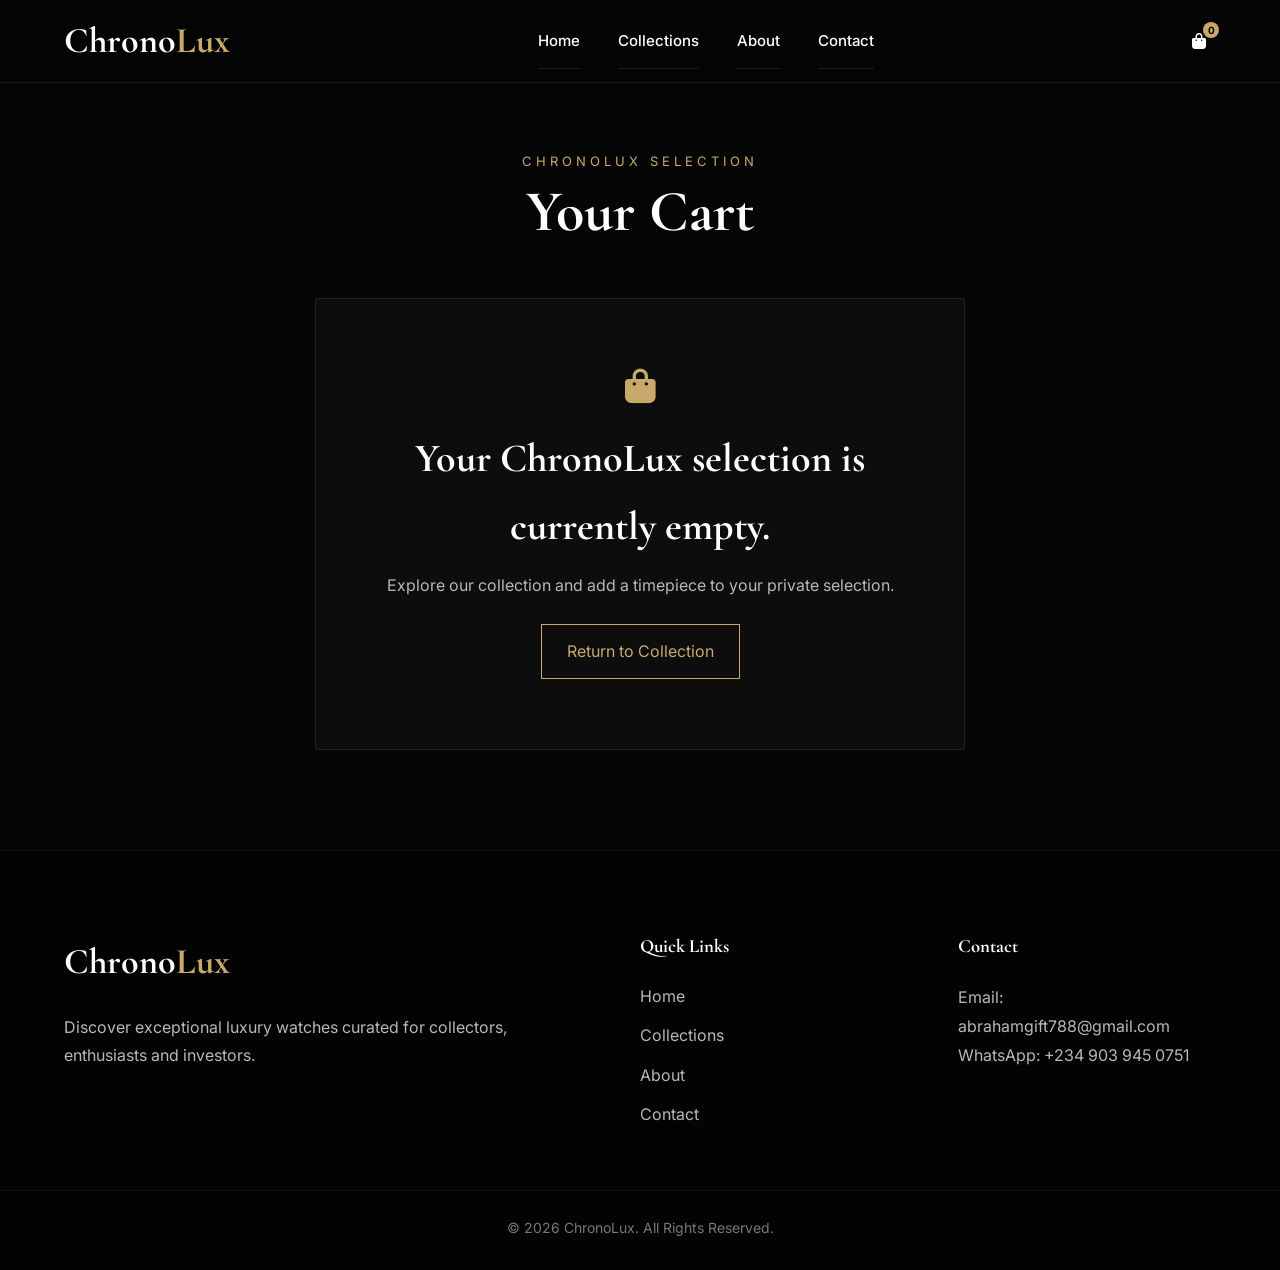
<file: cart.html>
<!DOCTYPE html>
<html lang="en">
<head>
<meta charset="UTF-8">
    <link rel="icon" type="image/svg+xml" href="images/chronolux-favicon.svg?v=2">
<meta name="viewport" content="width=device-width, initial-scale=1.0">
<title>Your Cart | ChronoLux</title>
<meta name="description" content="Review your selected ChronoLux luxury watches before checkout.">
<link rel="preconnect" href="https://fonts.googleapis.com">
<link rel="preconnect" href="https://fonts.gstatic.com" crossorigin>
<link href="https://fonts.googleapis.com/css2?family=Cormorant+Garamond:wght@500;600;700&family=Inter:wght@300;400;500;600;700&display=swap" rel="stylesheet">
<link rel="stylesheet" href="https://cdnjs.cloudflare.com/ajax/libs/font-awesome/6.6.0/css/all.min.css">
<link rel="stylesheet" href="css/style.css">
<link rel="stylesheet" href="css/responsive.css">
<style>
/* =========================================================
   CHRONOLUX CART — PHASE 13
   Responsive cart presentation only.
   Preserves the existing ChronoLux typography, palette,
   spacing language, card treatment and button styling.
   ========================================================= */

.cart-page{
    padding:150px 0 100px;
    min-height:75vh;
}

.cart-page-header{
    text-align:center;
    margin-bottom:55px;
}

.cart-page-header span{
    display:block;
    color:var(--gold);
    letter-spacing:4px;
    font-size:13px;
    text-transform:uppercase;
    margin-bottom:10px;
}

.cart-page-header h1{
    font-family:'Cormorant Garamond',serif;
    font-size:58px;
    line-height:1.05;
}

.cart-layout{
    display:grid;
    grid-template-columns:minmax(0,1fr) 360px;
    gap:50px;
    align-items:start;
}

.cart-items{
    display:flex;
    flex-direction:column;
    gap:18px;
    min-width:0;
}

.cart-item{
    display:grid;
    grid-template-columns:120px minmax(0,1fr) auto;
    gap:24px;
    align-items:center;
    min-width:0;
    padding:22px;
    background:#0d0d0d;
    border:1px solid rgba(255,255,255,.08);
    box-sizing:border-box;
}

.cart-item-image{
    width:120px;
    height:120px;
    background:#111;
    display:flex;
    align-items:center;
    justify-content:center;
    flex-shrink:0;
    overflow:hidden;
}

.cart-item-image img{
    width:100%;
    height:100%;
    object-fit:contain;
    padding:10px;
    box-sizing:border-box;
}

.cart-item-details{
    min-width:0;
}

.cart-item-brand{
    display:block;
    color:var(--gold);
    font-size:12px;
    letter-spacing:2px;
    text-transform:uppercase;
    margin-bottom:5px;
}

.cart-item-model{
    font-family:'Cormorant Garamond',serif;
    font-size:27px;
    line-height:1.15;
    margin-bottom:10px;
    overflow-wrap:anywhere;
}

.cart-item-price{
    color:var(--gray);
    font-size:14px;
}

.cart-item-meta{
    display:flex;
    align-items:center;
    gap:25px;
    margin-top:15px;
}

.cart-quantity{
    display:flex;
    align-items:center;
    gap:10px;
    color:var(--gray);
    font-size:14px;
}

.cart-quantity button{
    width:30px;
    height:30px;
    border:1px solid rgba(200,169,106,.45);
    background:transparent;
    color:var(--gold);
    cursor:pointer;
    flex-shrink:0;
}

.cart-quantity button:hover,
.cart-quantity button:focus-visible{
    background:var(--gold);
    color:#000;
}

.cart-item-subtotal{
    text-align:right;
    white-space:nowrap;
    min-width:105px;
}

.cart-item-subtotal span{
    display:block;
    color:var(--gray);
    font-size:12px;
    text-transform:uppercase;
    letter-spacing:1px;
    margin-bottom:4px;
}

.cart-item-subtotal strong{
    font-size:18px;
}

.cart-remove{
    display:block;
    margin:14px 0 0 auto;
    background:none;
    border:0;
    color:#999;
    cursor:pointer;
    text-decoration:underline;
    font:inherit;
}

.cart-remove:hover,
.cart-remove:focus-visible{
    color:var(--gold);
}

.cart-summary{
    background:#0d0d0d;
    border:1px solid rgba(200,169,106,.25);
    padding:32px;
    position:sticky;
    top:110px;
    box-sizing:border-box;
}

.cart-summary h2{
    font-family:'Cormorant Garamond',serif;
    font-size:32px;
    margin-bottom:25px;
}

.cart-summary-row{
    display:flex;
    justify-content:space-between;
    align-items:flex-start;
    gap:20px;
    color:var(--gray);
    padding:12px 0;
}

.cart-summary-row strong{
    color:#fff;
    text-align:right;
}

.cart-summary-total{
    border-top:1px solid rgba(255,255,255,.1);
    margin-top:8px;
    padding-top:20px;
    color:#fff;
    font-size:20px;
}

.cart-summary-total strong{
    color:var(--gold);
}

.cart-summary-note{
    margin-top:3px;
    color:#888;
    font-size:12px;
    line-height:1.5;
}

.cart-checkout-btn{
    display:block;
    width:100%;
    text-align:center;
    margin-top:25px;
    padding:15px 20px;
    background:var(--gold);
    color:#000;
    font-weight:600;
    box-sizing:border-box;
    transition:opacity .25s ease,transform .25s ease;
}

.cart-checkout-btn:hover,
.cart-checkout-btn:focus-visible{
    opacity:.9;
    transform:translateY(-1px);
}

.cart-empty{
    display:none;
    text-align:center;
    max-width:650px;
    margin:0 auto;
    padding:70px 30px;
    border:1px solid rgba(255,255,255,.08);
    background:#0d0d0d;
    box-sizing:border-box;
}

.cart-empty i{
    font-size:35px;
    color:var(--gold);
    margin-bottom:20px;
}

.cart-empty h2{
    font-family:'Cormorant Garamond',serif;
    font-size:40px;
    margin-bottom:12px;
}

.cart-empty p{
    color:var(--gray);
    margin-bottom:25px;
}

.cart-collection-btn{
    display:inline-block;
    padding:13px 25px;
    border:1px solid var(--gold);
    color:var(--gold);
}

.cart-collection-btn:hover,
.cart-collection-btn:focus-visible{
    background:var(--gold);
    color:#000;
}

/* Tablet — preserve the two-column feel while giving the
   item cards and summary more breathing room. */
@media (max-width:1100px){
    .cart-layout{
        grid-template-columns:minmax(0,1fr) 320px;
        gap:30px;
    }

    .cart-item{
        grid-template-columns:100px minmax(0,1fr);
        gap:20px;
    }

    .cart-item-image{
        width:100px;
        height:100px;
    }

    .cart-item-subtotal{
        grid-column:2;
        grid-row:2;
        justify-self:start;
        text-align:left;
        min-width:0;
    }

    .cart-remove{
        margin-left:0;
    }
}

/* Smaller tablets / large phones — transition to a
   single-column cart without changing the visual language. */
@media (max-width:900px){
    .cart-layout{
        grid-template-columns:1fr;
        gap:28px;
    }

    .cart-summary{
        position:static;
    }
}

/* Mobile — one-column layout with clear item hierarchy:
   watch → price → quantity → remove → summary. */
@media (max-width:600px){
    .cart-page{
        padding:120px 0 70px;
    }

    .cart-page-header{
        margin-bottom:38px;
    }

    .cart-page-header h1{
        font-size:45px;
    }

    .cart-item{
        grid-template-columns:80px minmax(0,1fr);
        gap:15px;
        padding:18px;
    }

    .cart-item-image{
        width:80px;
        height:80px;
    }

    .cart-item-model{
        font-size:23px;
    }

    .cart-item-meta{
        flex-direction:column;
        align-items:flex-start;
        gap:10px;
        margin-top:12px;
    }

    .cart-item-subtotal{
        grid-column:1 / -1;
        grid-row:auto;
        text-align:left;
        padding-top:5px;
        border-top:1px solid rgba(255,255,255,.07);
        width:100%;
    }

    .cart-remove{
        margin:8px 0 0;
    }

    .cart-summary{
        padding:25px;
    }

    .cart-summary h2{
        font-size:29px;
    }
}

@media (max-width:400px){
    .cart-item{
        grid-template-columns:70px minmax(0,1fr);
        padding:15px;
    }

    .cart-item-image{
        width:70px;
        height:70px;
    }

    .cart-item-model{
        font-size:21px;
    }

    .cart-summary{
        padding:22px 18px;
    }
}
</style>
</head>
<body>
<header class="header"><div class="container"><nav class="navbar">
<a href="index.html" class="logo">Chrono<span>Lux</span></a>
<ul class="nav-menu"><li><a href="index.html">Home</a></li><li><a href="collection.html">Collections</a></li><li><a href="about.html">About</a></li><li><a href="contact.html">Contact</a></li></ul>
<div class="nav-right"><a href="cart.html" class="cart-indicator" aria-label="View cart"><i class="fas fa-shopping-bag" aria-hidden="true"></i><span class="cart-count" aria-live="polite">0</span></a><button class="menu-btn" type="button" aria-label="Open Menu"><i class="fas fa-bars"></i></button></div>
</nav></div></header>
<main class="cart-page"><div class="container">
<div class="cart-page-header"><span>ChronoLux Selection</span><h1>Your Cart</h1></div>
<div id="cart-content" class="cart-layout"><section id="cart-items" class="cart-items" aria-label="Cart items"></section>
<aside class="cart-summary" aria-label="Cart summary"><h2>Order Summary</h2><div class="cart-summary-row"><span>Subtotal</span><strong id="cart-subtotal">$0.00</strong></div><div class="cart-summary-row"><span>Shipping</span><strong>Calculated at checkout</strong></div><p class="cart-summary-note">Shipping is calculated after you provide your delivery destination.</p><div class="cart-summary-row cart-summary-total"><span>Total</span><strong id="cart-total">Calculated at checkout</strong></div><a id="cart-checkout" href="checkout.html?cart=1" class="cart-checkout-btn">Proceed to Checkout</a></aside></div>
<section id="cart-empty" class="cart-empty"><i class="fas fa-shopping-bag" aria-hidden="true"></i><h2>Your ChronoLux selection is currently empty.</h2><p>Explore our collection and add a timepiece to your private selection.</p><a href="collection.html" class="cart-collection-btn">Return to Collection</a></section>
</div></main>
<footer class="footer"><div class="container footer-content"><div><h2 class="logo">Chrono<span>Lux</span></h2><p>Discover exceptional luxury watches curated for collectors, enthusiasts and investors.</p></div><div><h3>Quick Links</h3><a href="index.html">Home</a><a href="collection.html">Collections</a><a href="about.html">About</a><a href="contact.html">Contact</a></div><div><h3>Contact</h3><p>Email: abrahamgift788@gmail.com</p><p>WhatsApp: +234 903 945 0751</p></div></div><div class="copyright">© 2026 ChronoLux. All Rights Reserved.</div></footer>
<script src="js/cart.js"></script>
<script>
function formatCartPrice(price){const numeric=Number(String(price).replace(/[^0-9.-]+/g,""));return Number.isFinite(numeric)?numeric:0;}
function renderCart(){
 const cart=getCart(),items=document.getElementById("cart-items"),content=document.getElementById("cart-content"),empty=document.getElementById("cart-empty"),subtotalEl=document.getElementById("cart-subtotal"),totalEl=document.getElementById("cart-total");
 if(!cart.length){content.style.display="none";empty.style.display="block";return;}
 content.style.display="grid";empty.style.display="none";let subtotal=0;
 items.innerHTML=cart.map(item=>{
  const itemSubtotal=getCartItemSubtotal(item);subtotal+=itemSubtotal;
  return '<article class="cart-item"><a class="cart-item-image" href="product.html?slug='+encodeURIComponent(item.slug)+'" aria-label="View '+item.brand+' '+item.model+'"><img src="'+item.image+'" alt="'+item.brand+' '+item.model+'"></a><div class="cart-item-details"><span class="cart-item-brand">'+item.brand+'</span><h2 class="cart-item-model">'+item.model+'</h2><div class="cart-item-price">'+item.price+'</div><div class="cart-item-meta"><div class="cart-quantity"><span>Quantity:</span><button type="button" data-action="decrease" data-id="'+item.id+'" aria-label="Decrease quantity">−</button><strong>'+item.quantity+'</strong><button type="button" data-action="increase" data-id="'+item.id+'" aria-label="Increase quantity">+</button></div></div></div><div class="cart-item-subtotal"><span>Subtotal</span><strong>'+itemSubtotal.toLocaleString("en-US",{style:"currency",currency:"USD"})+'</strong><button type="button" class="cart-remove" data-action="remove" data-id="'+item.id+'" aria-label="Remove '+item.brand+' '+item.model+' from cart">Remove</button></div></article>';
 }).join("");
 const formatted=getCartSubtotal().toLocaleString("en-US",{style:"currency",currency:"USD"});subtotalEl.textContent=formatted;totalEl.textContent="Calculated at checkout";
}
document.addEventListener("click",event=>{const control=event.target.closest("[data-action]");if(!control)return;const id=control.dataset.id,item=getCart().find(cartItem=>String(cartItem.id)===String(id));if(!item)return;if(control.dataset.action==="increase")updateCartQuantity(id,item.quantity+1);if(control.dataset.action==="decrease")updateCartQuantity(id,item.quantity-1);if(control.dataset.action==="remove")removeFromCart(id);renderCart();});
document.addEventListener("chronolux:cart-updated",renderCart);document.addEventListener("DOMContentLoaded",renderCart);
</script>
</body>
</html>
</file>
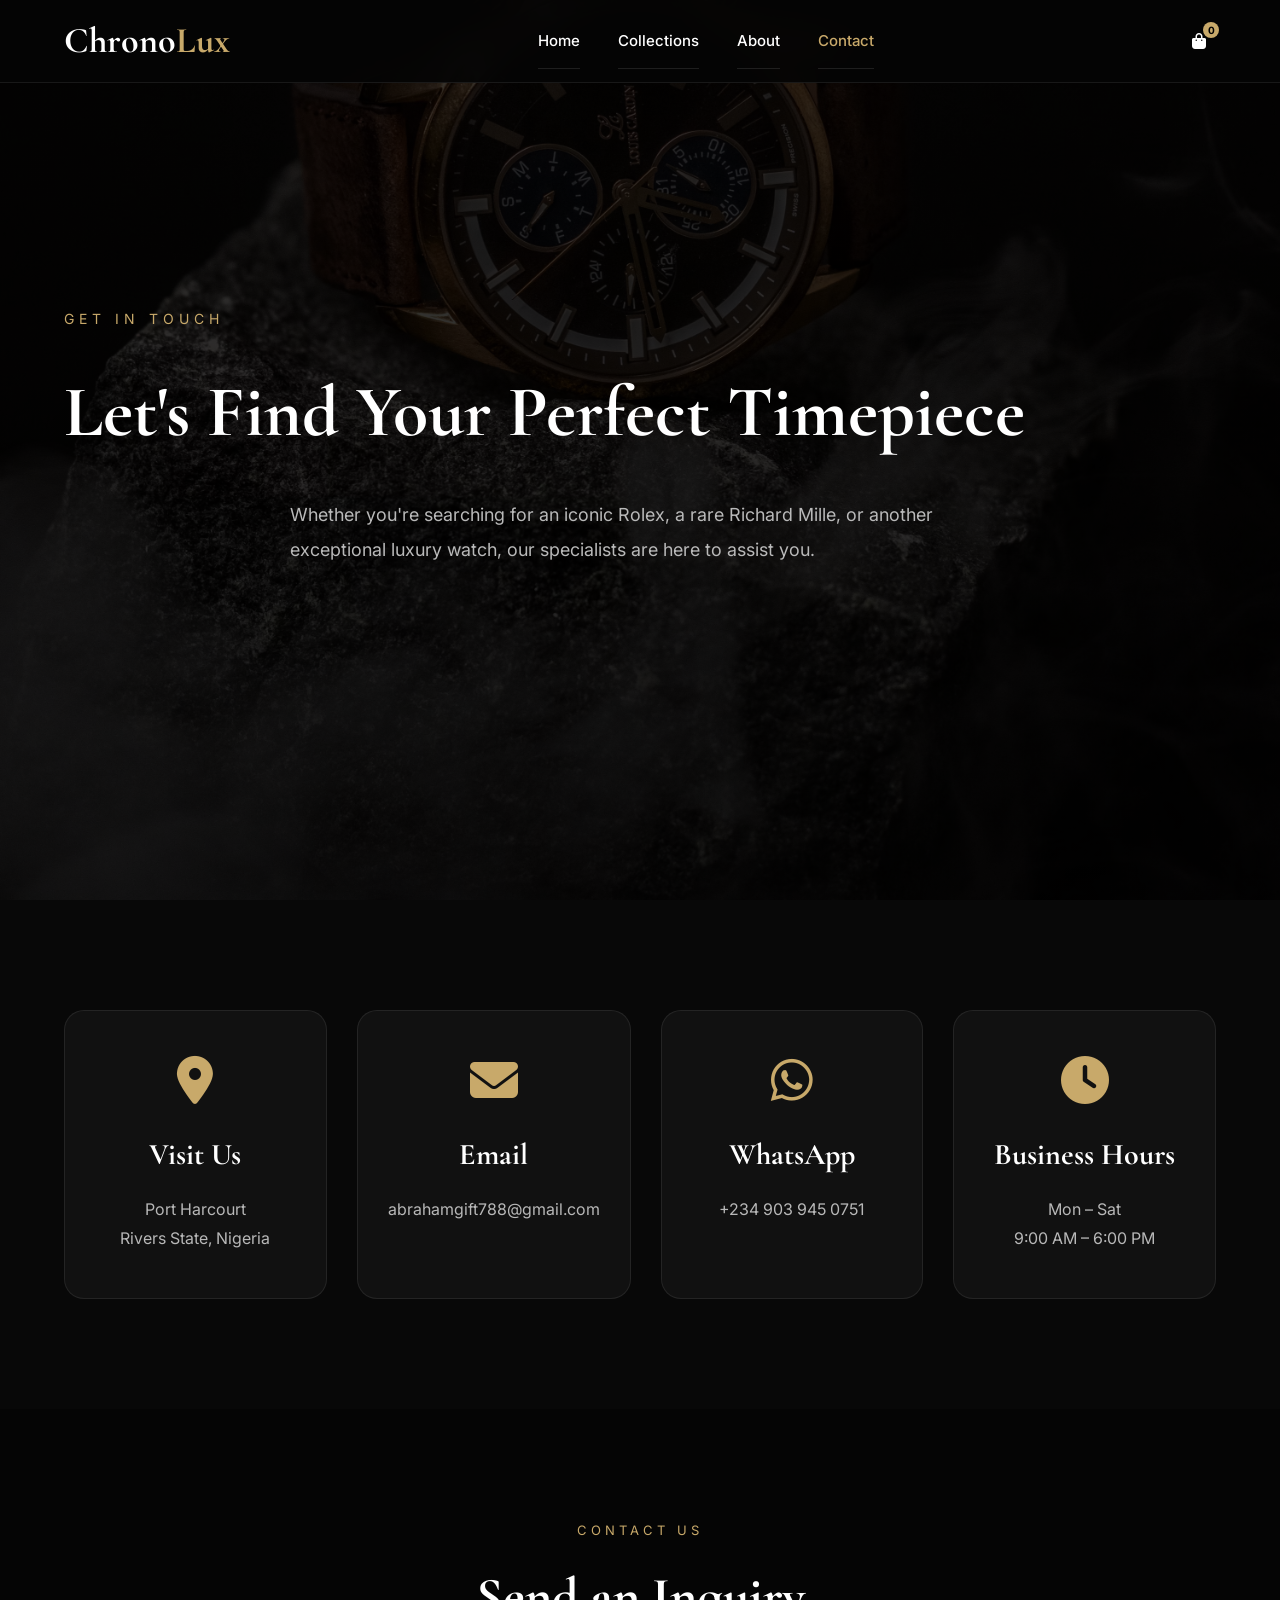
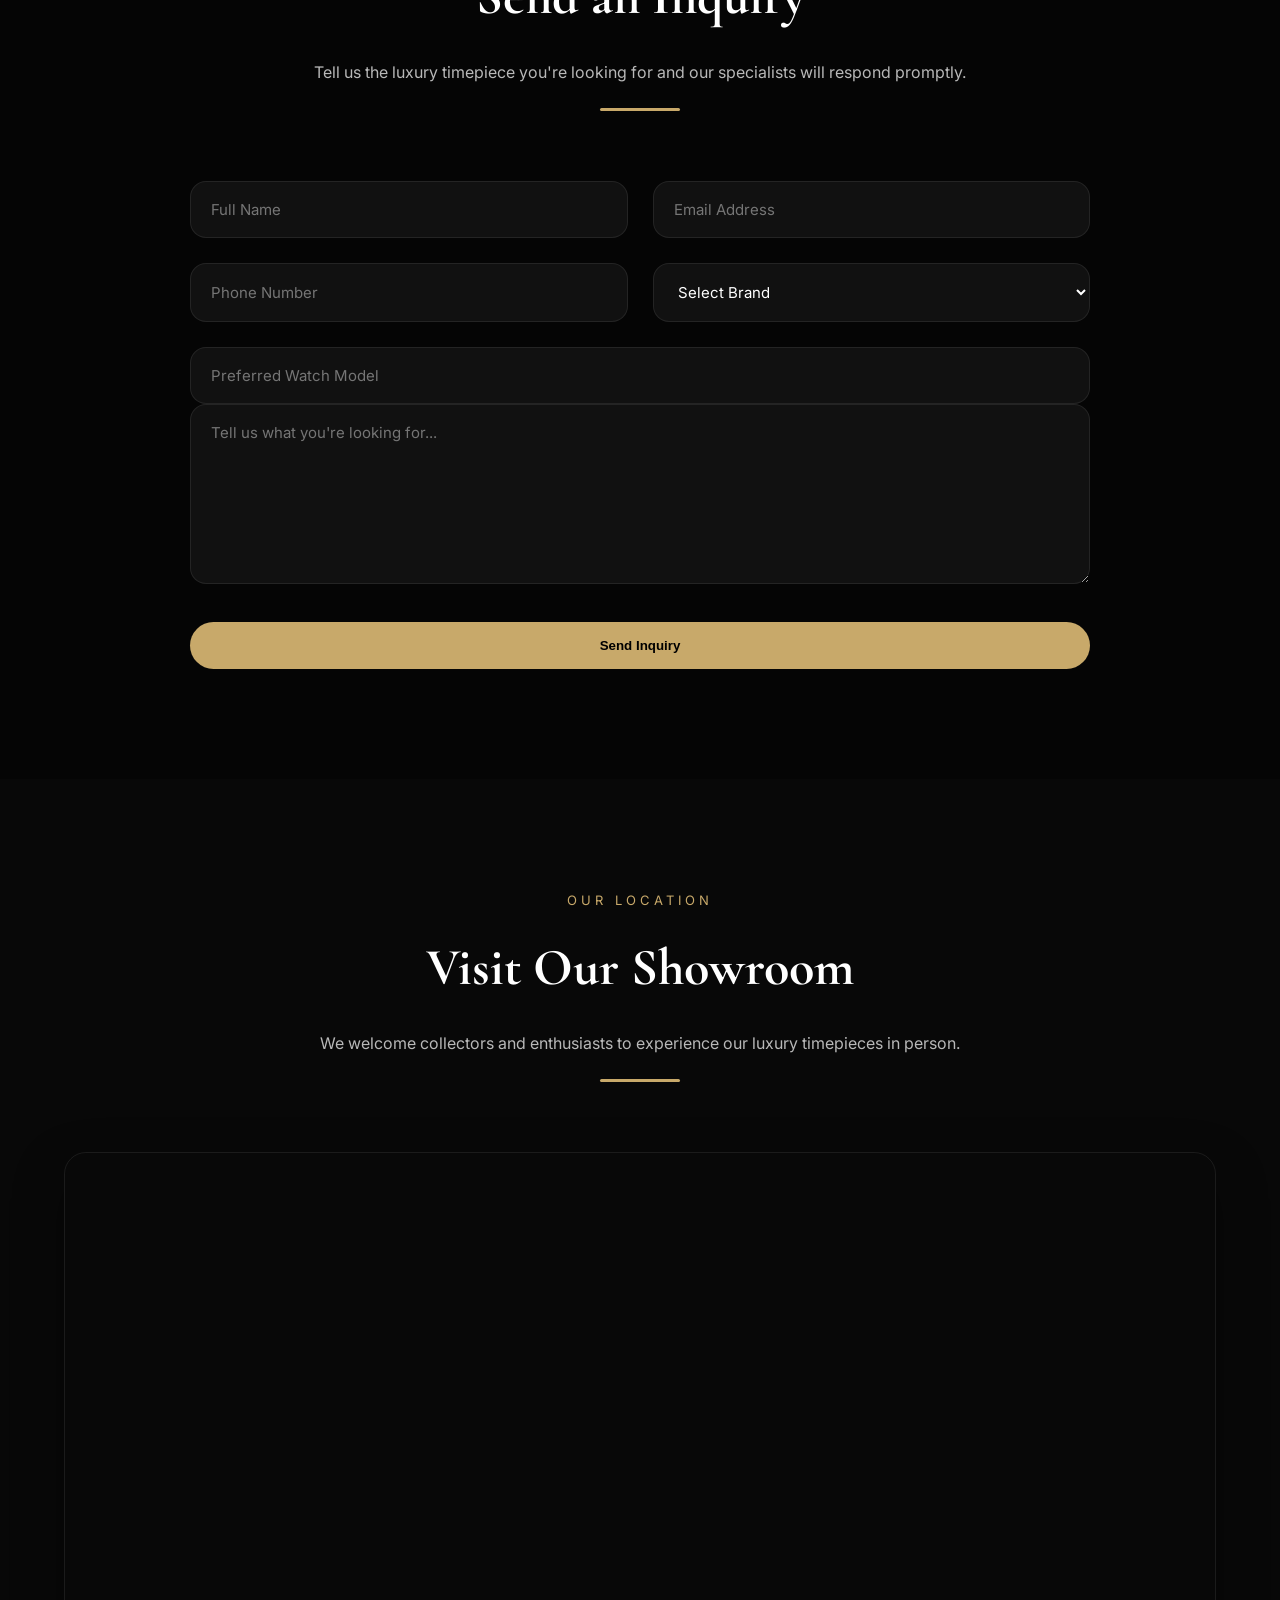
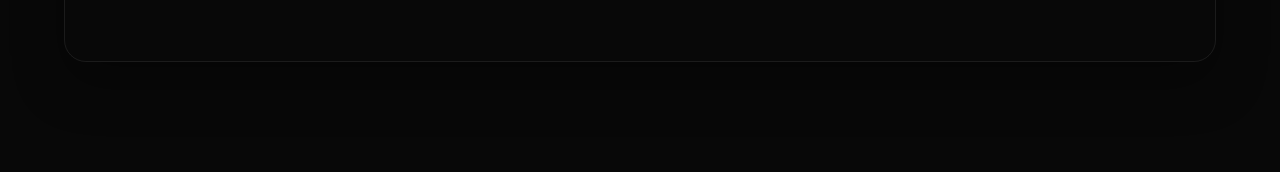
<file: contact.html>
<!DOCTYPE html>
<html lang="en">

<head>

<meta charset="UTF-8">
    <link rel="icon" type="image/svg+xml" href="images/chronolux-favicon.svg?v=2">
<meta name="viewport" content="width=device-width, initial-scale=1.0">

<title>Contact | ChronoLux</title>

<link rel="preconnect" href="https://fonts.googleapis.com">
<link rel="preconnect" href="https://fonts.gstatic.com" crossorigin>

<link href="https://fonts.googleapis.com/css2?family=Cormorant+Garamond:wght@500;600;700&family=Inter:wght@300;400;500;600;700&display=swap" rel="stylesheet">

<link rel="stylesheet"
href="https://cdnjs.cloudflare.com/ajax/libs/font-awesome/6.6.0/css/all.min.css">

<link rel="stylesheet" href="css/style.css">
<link rel="stylesheet" href="css/responsive.css">

</head>

<body>

<!-- HEADER -->

<header class="header">

<div class="container">

<nav class="navbar">

<a href="index.html" class="logo">

Chrono<span>Lux</span>

</a>

<ul class="nav-menu">

<li><a href="index.html">Home</a></li>

<li><a href="collection.html">Collections</a></li>

<li><a href="about.html">About</a></li>

<li><a href="contact.html" class="active">Contact</a></li>

</ul>

<div class="nav-right">

<button class="search-btn" type="button" aria-label="Search">

<i class="fas fa-search"></i>

</button>

<a href="cart.html" class="cart-indicator" aria-label="View cart">
    <i class="fas fa-shopping-bag" aria-hidden="true"></i>
    <span class="cart-count" aria-live="polite">0</span>
</a>

<button class="menu-btn" type="button" aria-label="Open Menu" aria-expanded="false">

<i class="fas fa-bars"></i>

</button>

</div>

</nav>

</div>

</header>

<!-- HERO -->

<section class="contact-hero">

<div class="container">

<span class="hero-subtitle">
GET IN TOUCH
</span>

<h1>
Let's Find Your Perfect Timepiece
</h1>

<p>

Whether you're searching for an iconic Rolex, a rare Richard Mille, or another exceptional luxury watch, our specialists are here to assist you.

</p>

</div>

</section>
<!-- ======================================
CONTACT INFO
====================================== -->

<section class="contact-info">

    <div class="container">

        <div class="contact-grid">

            <div class="contact-card">

                <i class="fas fa-location-dot"></i>

                <h3>Visit Us</h3>

                <p>

                    Port Harcourt<br>
                    Rivers State, Nigeria

                </p>

            </div>

            <div class="contact-card">

                <i class="fas fa-envelope"></i>

                <h3>Email</h3>

                <p>

                    abrahamgift788@gmail.com

                </p>

            </div>

            <div class="contact-card">

                <i class="fab fa-whatsapp"></i>

                <h3>WhatsApp</h3>

                <p>

                    +234 903 945 0751

                </p>

            </div>

            <div class="contact-card">

                <i class="fas fa-clock"></i>

                <h3>Business Hours</h3>

                <p>

                    Mon – Sat<br>
                    9:00 AM – 6:00 PM

                </p>

            </div>

        </div>

    </div>

</section>

    <!-- ======================================
CONTACT FORM
====================================== -->

<section class="contact-form-section">

    <div class="container">

        <div class="section-header">

            <span>CONTACT US</span>

            <h2>Send an Inquiry</h2>

            <p>
                Tell us the luxury timepiece you're looking for and our specialists will respond promptly.
            </p>

        </div>

        <form id="contact-form" class="contact-form">

            <div class="form-grid">

                <input
                    type="text"
                    id="name"
                    placeholder="Full Name"
                    required>

                <input
                    type="email"
                    id="email"
                    placeholder="Email Address"
                    required>

                <input
                    type="tel"
                    id="phone"
                    placeholder="Phone Number">

                <select id="brand">

                    <option value="">Select Brand</option>

                    <option>Rolex</option>

                    <option>Patek Philippe</option>

                    <option>Audemars Piguet</option>

                    <option>Richard Mille</option>

                    <option>Omega</option>

                    <option>Cartier</option>

                </select>

            </div>

            <input
                type="text"
                id="model"
                placeholder="Preferred Watch Model">

            <textarea
                id="message"
                rows="6"
                placeholder="Tell us what you're looking for..."></textarea>

            <button
                type="submit"
                class="primary-btn">

                Send Inquiry

            </button>

        </form>

    </div>

</section>

    <!-- ======================================
LOCATION MAP
====================================== -->

<section class="contact-map">

    <div class="container">

        <div class="section-header">

            <span>OUR LOCATION</span>

            <h2>Visit Our Showroom</h2>

            <p>
                We welcome collectors and enthusiasts to experience our luxury timepieces in person.
            </p>

        </div>

        <div class="map-wrapper">

            <iframe
                src="https://www.google.com/maps?q=Port%20Harcourt,%20Nigeria&output=embed"
                loading="lazy"
                allowfullscreen>
            </iframe>

        </div>

    </div>

</section>
    
    <script src="js/script.js"></script>
<script src="js/cart.js"></script>
    <script src="js/contact.js"></script>
</body>
</body>

</html>
</file>
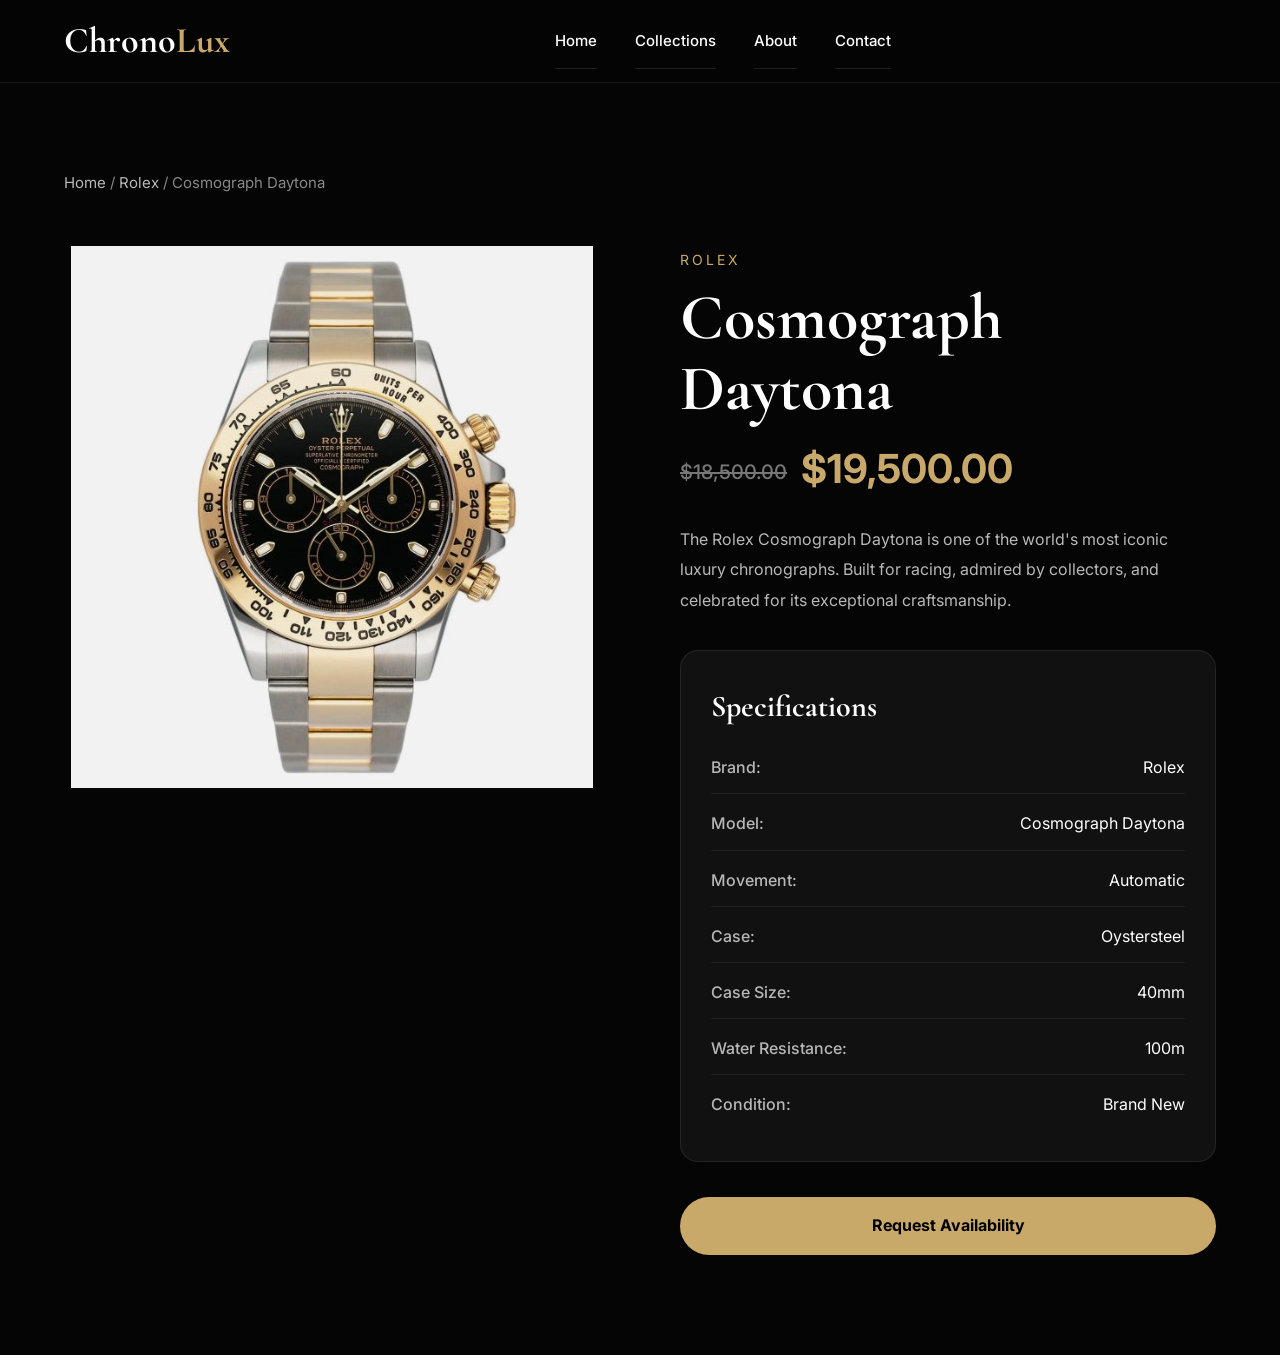
<file: product-daytona.html>
<!DOCTYPE html>
<html lang="en">

<head>

    <meta charset="UTF-8">
    <meta name="viewport" content="width=device-width, initial-scale=1.0">

    <title>Rolex Cosmograph Daytona | ChronoLux</title>

    <meta name="description" content="Rolex Cosmograph Daytona">

    <!-- Google Fonts -->
    <link rel="preconnect" href="https://fonts.googleapis.com">
    <link rel="preconnect" href="https://fonts.gstatic.com" crossorigin>

    <link href="https://fonts.googleapis.com/css2?family=Cormorant+Garamond:wght@500;600;700&family=Inter:wght@300;400;500;600;700&display=swap" rel="stylesheet">

    <!-- Font Awesome -->
    <link rel="stylesheet"
        href="https://cdnjs.cloudflare.com/ajax/libs/font-awesome/6.6.0/css/all.min.css">

    <!-- Main CSS -->
    <link rel="stylesheet" href="css/style.css">

    <!-- Responsive CSS -->
    <link rel="stylesheet" href="css/responsive.css">

</head>

<body>

<!-- ================= HEADER ================= -->

<header class="header">

    <div class="container">

        <nav class="navbar">

            <a href="index.html" class="logo">
                Chrono<span>Lux</span>
            </a>

            <ul class="nav-menu">

                <li><a href="index.html">Home</a></li>

                <li><a href="collection.html">Collections</a></li>

                <li><a href="about.html">About</a></li>

                <li><a href="contact.html">Contact</a></li>

            </ul>

            <div class="nav-right">

                <button class="search-btn">
                    <i class="fas fa-search"></i>
                </button>

                <button class="menu-btn">
                    <i class="fas fa-bars"></i>
                </button>

            </div>

        </nav>

    </div>

</header>

<!-- ================= PRODUCT ================= -->

<section class="product-page">

    <div class="container">

        <div class="breadcrumb">

            <a href="index.html">Home</a>

            /

            <a href="collection.html">Rolex</a>

            /

            <span>Cosmograph Daytona</span>

        </div>

        <div class="product-container">

            <!-- LEFT -->

            <div class="product-image">

                <img src="images/watches/rolex/cosmograph-daytona.jpg"
                    alt="Rolex Cosmograph Daytona">

            </div>

            <!-- RIGHT -->

            <div class="product-details">

                <span class="product-brand">

                    Rolex

                </span>

                <h1>

                    Cosmograph Daytona

                </h1>

                <div class="watch-price">

                    <span class="old-price">

                        $18,500.00

                    </span>

                    <span class="new-price">

                        $19,500.00

                    </span>

                </div>

                <p class="product-description">

                    The Rolex Cosmograph Daytona is one of the world's
                    most iconic luxury chronographs. Built for racing,
                    admired by collectors, and celebrated for its
                    exceptional craftsmanship.

                </p>

                <div class="specifications">

                    <h3>Specifications</h3>

                    <ul>

                        <li><strong>Brand:</strong> Rolex</li>

                        <li><strong>Model:</strong> Cosmograph Daytona</li>

                        <li><strong>Movement:</strong> Automatic</li>

                        <li><strong>Case:</strong> Oystersteel</li>

                        <li><strong>Case Size:</strong> 40mm</li>

                        <li><strong>Water Resistance:</strong> 100m</li>

                        <li><strong>Condition:</strong> Brand New</li>

                    </ul>

                </div>

                <a
                    href="https://wa.me/2349039450751?text=Hello%20ChronoLux,%20I'm%20interested%20in%20the%20Rolex%20Cosmograph%20Daytona.%0A%0AProduct%20Link:%20https://ab-black.github.io/Chronolux/product-daytona.html"
                    target="_blank"
                    class="watch-btn">

                    Request Availability

                </a>

            </div>

        </div>

    </div>

</section>

<script src="js/script.js"></script>

</body>

</html>
</file>
<file: css/style.css>
/*==================================================
CHRONOLUX - STYLE.CSS
PART 1
==================================================*/

/* Google Font */
@import url('https://fonts.googleapis.com/css2?family=Cormorant+Garamond:wght@400;500;600;700&family=Inter:wght@300;400;500;600;700&display=swap');

/*=============== VARIABLES ===============*/

:root{

--gold:#C8A96A;
--gold-dark:#A88445;
--black:#050505;
--dark:#111111;
--light-dark:#1b1b1b;
--white:#ffffff;
--gray:#b8b8b8;

--transition:.4s ease;

--shadow:0 20px 50px rgba(0,0,0,.35);

}

/*=============== RESET ===============*/

*{
margin:0;
padding:0;
box-sizing:border-box;
}

html{
scroll-behavior:smooth;
}

body{

font-family:'Inter',sans-serif;

background:var(--black);

color:var(--white);

overflow-x:hidden;

line-height:1.7;

}

img{

display:block;

max-width:100%;

}

a{

text-decoration:none;

color:inherit;

}

ul{

list-style:none;

}

.container{

width:90%;

max-width:1280px;

margin:auto;

}

/*=============== SCROLLBAR ===============*/

::-webkit-scrollbar{

width:10px;

}

::-webkit-scrollbar-track{

background:#0b0b0b;

}

::-webkit-scrollbar-thumb{

background:var(--gold);

border-radius:30px;

}

/*=============== SECTION ===============*/

section{

padding:110px 0;

}

.section-header{

text-align:center;

margin-bottom:70px;

}

.section-header span{

display:block;

letter-spacing:4px;

color:var(--gold);

font-size:13px;

text-transform:uppercase;

margin-bottom:12px;

}

.section-header h2{

font-size:52px;

font-family:'Cormorant Garamond',serif;

margin-bottom:18px;

}

.section-header p{

color:var(--gray);

max-width:760px;

margin:auto;

}

/*=============== HEADER ===============*/
/*=============== HEADER ===============*/

.header{

    position:fixed;

    top:0;

    left:0;

    width:100%;

    z-index:1000;

    background:rgba(5,5,5,.92);

    backdrop-filter:blur(15px);

    border-bottom:1px solid rgba(255,255,255,.08);

}

.navbar{

    height:82px;

    display:flex;

    justify-content:space-between;

    align-items:center;

}

.logo{

    font-size:36px;

    font-family:'Cormorant Garamond',serif;

    font-weight:700;

}

.logo span{

    color:var(--gold);

}

.nav-menu{

    display:flex;

    align-items:center;

    gap:38px;

}

.nav-menu a{

    font-size:15px;

    font-weight:500;

    transition:.3s;

}

.nav-menu a:hover,
.nav-menu a.active{

    color:var(--gold);

}

.nav-right{

    display:flex;

    align-items:center;

    gap:18px;

}

.nav-right button{

    background:none;

    border:none;

    color:#fff;

    cursor:pointer;

    font-size:20px;

    transition:.3s;

}

.nav-right button:hover{

    color:var(--gold);

}

.menu-btn{

    display:none;

}

/*========== MOBILE NAVIGATION ==========*/

@media (max-width:768px){

.menu-btn{

    display:block;

}

.nav-menu{

    position:fixed;

    top:82px;

    right:-100%;

    width:280px;

    height:calc(100vh - 82px);

    background:#0b0b0b;

    display:flex;

    flex-direction:column;

    align-items:flex-start;

    padding:40px 30px;

    gap:28px;

    transition:.4s;

    border-left:1px solid rgba(255,255,255,.08);

}

.nav-menu.show-menu{

    right:0;

}

.nav-menu a{

    width:100%;

    padding-bottom:12px;

    border-bottom:1px solid rgba(255,255,255,.08);

}

}
/*=============== HERO ===============*/

.hero{

padding-top:180px;

padding-bottom:120px;

}

.hero-container{

display:grid;

grid-template-columns:1fr 1fr;

align-items:center;

gap:70px;

}

.hero-tag{

display:inline-block;

padding:8px 18px;

border:1px solid rgba(200,169,106,.4);

border-radius:50px;

color:var(--gold);

font-size:13px;

letter-spacing:3px;

margin-bottom:25px;

}

.hero h1{

font-family:'Cormorant Garamond',serif;

font-size:74px;

line-height:1.05;

margin-bottom:25px;

}

.hero p{

font-size:18px;

color:var(--gray);

margin-bottom:35px;

max-width:560px;

}

.hero-buttons{

display:flex;

gap:18px;

margin-bottom:50px;

}

.primary-btn{

background:var(--gold);

color:#000;

padding:16px 38px;

border-radius:40px;

font-weight:600;

transition:var(--transition);

}

.primary-btn:hover{

transform:translateY(-5px);

background:#d9b97a;

}

.secondary-btn{

border:2px solid var(--gold);

padding:16px 38px;

border-radius:40px;

transition:var(--transition);

}

.secondary-btn:hover{

background:var(--gold);

color:#000;

}

.hero-stats{

display:flex;

gap:50px;

margin-top:30px;

}

.hero-stats h2{

font-size:42px;

font-family:'Cormorant Garamond',serif;

color:var(--gold);

}

.hero-stats span{

color:var(--gray);

font-size:15px;

}

.hero-image{

display:flex;

justify-content:center;

}

.hero-image img{

max-width:520px;

animation:floatWatch 6s ease-in-out infinite;

filter:drop-shadow(0 30px 60px rgba(0,0,0,.6));

}

/*=============== FLOAT ANIMATION ===============*/

@keyframes floatWatch{

0%{

transform:translateY(0);

}

50%{

transform:translateY(-18px);

}

100%{

transform:translateY(0);

}

}
/*=========================================
PAGE HERO BACKGROUNDS
=========================================*/

/* Home Hero */

.hero{

    background:
    linear-gradient(rgba(0,0,0,.70), rgba(0,0,0,.80)),
    url("../images/hero/home-hero.jpg");

    background-size:cover;

    background-position:center;

    background-repeat:no-repeat;

}

/* Collection Hero */

.page-hero{

    background:
    linear-gradient(rgba(0,0,0,.72), rgba(0,0,0,.82)),
    url("../images/hero/collection-hero.jpg");

    background-size:cover;

    background-position:center;

    background-repeat:no-repeat;

}

/* Contact Hero */

.contact-hero{

    background:
    linear-gradient(rgba(0,0,0,.75), rgba(0,0,0,.85)),
    url("../images/hero/contact-hero.jpg");

    background-size:cover;

    background-position:center;

    background-repeat:no-repeat;

}
/*=========================================
COLLECTION SECTION
=========================================*/

.collections{
    background:#080808;
}

.collection-grid{
    display:grid;
    grid-template-columns:repeat(3,1fr);
    gap:30px;
}

.collection-card{
    position:relative;
    overflow:hidden;
    border-radius:18px;
    cursor:pointer;
    height:420px;
    background:#111;
    box-shadow:var(--shadow);
}

.collection-card img{
    width:100%;
    height:100%;
    object-fit:cover;
    transition:.7s ease;
}

.collection-card:hover img{
    transform:scale(1.1);
}

.collection-card .overlay{
    position:absolute;
    inset:0;
    display:flex;
    flex-direction:column;
    justify-content:flex-end;
    padding:35px;
    background:linear-gradient(to top,
        rgba(0,0,0,.92),
        rgba(0,0,0,.1));
}

.collection-card h3{
    font-family:'Cormorant Garamond',serif;
    font-size:34px;
    margin-bottom:15px;
}

.collection-card a{
    color:var(--gold);
    font-weight:600;
    display:inline-flex;
    align-items:center;
    gap:10px;
    transition:.4s;
}

.collection-card a:hover{
    letter-spacing:1px;
}

/*=========================================
FEATURED WATCHES
=========================================*/

.featured-watches{
    background:var(--black);
}

.watch-grid{

    display:grid;

    grid-template-columns:repeat(3,1fr);

    gap:35px;

}

.watch-card{

    background:var(--dark);

    border-radius:22px;

    overflow:hidden;

    transition:.45s;

    box-shadow:var(--shadow);

}

.watch-card:hover{

    transform:translateY(-12px);

}

.watch-image{

    background:#0d0d0d;

    padding:40px;

}

.watch-image img{

    width:100%;

    transition:.5s;

}

.watch-card:hover img{

    transform:scale(1.08);

}

.watch-details{

    padding:30px;

}

.watch-details span{

    color:var(--gold);

    text-transform:uppercase;

    font-size:13px;

    letter-spacing:2px;

}

.watch-details h3{

    font-family:'Cormorant Garamond',serif;

    font-size:34px;

    margin:14px 0;

}

.watch-details h4{

    font-size:26px;

    margin-bottom:25px;

    color:#fff;

}

.watch-btn{

    display:inline-block;

    width:100%;

    text-align:center;

    background:var(--gold);

    color:#000;

    padding:16px;

    border-radius:40px;

    font-weight:700;

    transition:.4s;

}

.watch-btn:hover{

    background:#d8b97c;

    transform:translateY(-3px);

}

/*=========================================
HOVER GLOW
=========================================*/

.watch-card:hover{

    box-shadow:
    0 20px 50px rgba(0,0,0,.5),
    0 0 30px rgba(200,169,106,.18);

}

.collection-card:hover{

    box-shadow:
    0 20px 60px rgba(0,0,0,.55),
    0 0 35px rgba(200,169,106,.18);

  }
/*=========================================
WHY CHOOSE US
=========================================*/

.why-us{
    background:#080808;
}

.features-grid{
    display:grid;
    grid-template-columns:repeat(4,1fr);
    gap:30px;
}

.feature-card{
    background:var(--dark);
    padding:45px 30px;
    text-align:center;
    border-radius:18px;
    transition:var(--transition);
    border:1px solid rgba(255,255,255,.05);
}

.feature-card:hover{
    transform:translateY(-12px);
    border-color:rgba(200,169,106,.4);
    box-shadow:0 20px 40px rgba(0,0,0,.45);
}

.feature-card i{
    font-size:48px;
    color:var(--gold);
    margin-bottom:25px;
}

.feature-card h3{
    font-family:'Cormorant Garamond',serif;
    font-size:30px;
    margin-bottom:15px;
}

.feature-card p{
    color:var(--gray);
    font-size:15px;
}

/*=========================================
PREMIUM BRANDS
=========================================*/

.brands{
    background:#050505;
}

.brands-grid{
    display:grid;
    grid-template-columns:repeat(3,1fr);
    gap:25px;
}

.brands-grid div{
    background:var(--dark);
    padding:40px 20px;
    text-align:center;
    border-radius:16px;
    font-family:'Cormorant Garamond',serif;
    font-size:28px;
    letter-spacing:2px;
    transition:var(--transition);
    border:1px solid rgba(255,255,255,.05);
}

.brands-grid div:hover{
    color:var(--gold);
    border-color:var(--gold);
    transform:translateY(-8px);
}

/*=========================================
NEWSLETTER
=========================================*/

.newsletter{
    background:linear-gradient(135deg,#0d0d0d,#1a1a1a);
    text-align:center;
}

.newsletter h2{
    font-size:54px;
    font-family:'Cormorant Garamond',serif;
    margin-bottom:20px;
}

.newsletter p{
    color:var(--gray);
    max-width:700px;
    margin:0 auto 40px;
}

.newsletter-form{
    display:flex;
    justify-content:center;
    gap:15px;
    flex-wrap:wrap;
}

.newsletter-form input{
    width:420px;
    max-width:100%;
    padding:18px 22px;
    border:none;
    border-radius:50px;
    background:#151515;
    color:#fff;
    outline:none;
}

.newsletter-form button{
    padding:18px 38px;
    border:none;
    border-radius:50px;
    background:var(--gold);
    color:#000;
    font-weight:700;
    cursor:pointer;
    transition:var(--transition);
}

.newsletter-form button:hover{
    transform:translateY(-4px);
    background:#d9b97a;
}

/*=========================================
FOOTER
=========================================*/

.footer{
    background:#030303;
    padding:80px 0 30px;
    border-top:1px solid rgba(255,255,255,.08);
}

.footer-content{
    display:grid;
    grid-template-columns:2fr 1fr 1fr;
    gap:60px;
    margin-bottom:50px;
}

.footer h2,
.footer h3{
    font-family:'Cormorant Garamond',serif;
    margin-bottom:20px;
}

.footer p{
    color:var(--gray);
    line-height:1.8;
}

.footer a{
    display:block;
    margin-bottom:12px;
    color:var(--gray);
    transition:var(--transition);
}

.footer a:hover{
    color:var(--gold);
    padding-left:6px;
}

.copyright{
    text-align:center;
    color:#777;
    padding-top:25px;
    border-top:1px solid rgba(255,255,255,.06);
    font-size:14px;
}
/*=========================================
FLOATING WHATSAPP BUTTON
=========================================*/

.whatsapp-float{

position:fixed;

right:25px;

bottom:25px;

width:62px;

height:62px;

border-radius:50%;

background:#25D366;

display:flex;

align-items:center;

justify-content:center;

font-size:30px;

color:#fff;

box-shadow:0 15px 35px rgba(37,211,102,.35);

z-index:999;

transition:var(--transition);

animation:whatsappFloat 2.5s ease-in-out infinite;

}

.whatsapp-float:hover{

transform:translateY(-8px) scale(1.08);

box-shadow:0 20px 45px rgba(37,211,102,.45);

}

@keyframes whatsappFloat{

0%{

transform:translateY(0);

}

50%{

transform:translateY(-8px);

}

100%{

transform:translateY(0);

}

}

/*=========================================
BACK TO TOP BUTTON
=========================================*/

.scroll-top{

position:fixed;

left:25px;

bottom:25px;

width:55px;

height:55px;

border-radius:50%;

background:var(--gold);

display:flex;

justify-content:center;

align-items:center;

color:#000;

font-size:22px;

cursor:pointer;

opacity:0;

visibility:hidden;

transition:.4s;

z-index:999;

}

.scroll-top.active{

opacity:1;

visibility:visible;

}

.scroll-top:hover{

transform:translateY(-6px);

}

/*=========================================
FADE ANIMATION
=========================================*/

.fade-up{

opacity:0;

transform:translateY(50px);

transition:all .8s ease;

}

.fade-up.show{

opacity:1;

transform:translateY(0);

}

/*=========================================
BUTTON EFFECTS
=========================================*/

.primary-btn,
.secondary-btn,
.watch-btn,
.newsletter-form button{

position:relative;

overflow:hidden;

}

.primary-btn::before,
.secondary-btn::before,
.watch-btn::before,
.newsletter-form button::before{

content:"";

position:absolute;

top:0;

left:-120%;

width:100%;

height:100%;

background:rgba(255,255,255,.25);

transform:skewX(-30deg);

transition:.7s;

}

.primary-btn:hover::before,
.secondary-btn:hover::before,
.watch-btn:hover::before,
.newsletter-form button:hover::before{

left:130%;

}

/*=========================================
TEXT SELECTION
=========================================*/

::selection{

background:var(--gold);

color:#000;

}

/*=========================================
SMOOTH IMAGE EFFECT
=========================================*/

img{

transition:.5s ease;

}

/*=========================================
GENERAL CARD EFFECT
=========================================*/

.watch-card,
.collection-card,
.feature-card,
.brands-grid div{

will-change:transform;

}

/*=========================================
PREMIUM DIVIDER
=========================================*/

.section-header::after{

content:"";

display:block;

width:80px;

height:3px;

background:var(--gold);

margin:22px auto 0;

border-radius:30px;

}

/*=========================================
END OF STYLE.CSS
=========================================*/
.menu-btn{
    display:none;
}
/*==============================
MOBILE MENU
==============================*/
.nav-menu.show-menu{
    right:0;
}

.nav-menu li{
    width:100%;
}

.nav-menu a{
    display:block;
    width:100%;
    padding:15px 0;
    border-bottom:1px solid rgba(255,255,255,.1);
}

.search-btn{
    display:none;
}
}

@media (min-width:769px){
}
.watch-price{
    display:flex;
    align-items:flex-end;
    gap:12px;
    margin-bottom:25px;
}

.old-price{
    font-size:18px;
    color:#777;
    text-decoration:line-through;
    font-weight:500;
}

.new-price{
    font-size:36px;   /* Exactly 2× the old price */
    font-weight:700;
    color:var(--gold);
    line-height:1;
}

/*=========================================
PRODUCT PAGE
=========================================*/

.product-page{
    padding:170px 0 100px;
    background:#050505;
    min-height:100vh;
}

/* ---------- Breadcrumb ---------- */

.breadcrumb{
    margin-bottom:50px;
    color:#888;
    font-size:15px;
}

.breadcrumb a{
    color:var(--gray);
    transition:.3s;
}

.breadcrumb a:hover{
    color:var(--gold);
}

/* ---------- Layout ---------- */

.product-container{

    display:grid;

    grid-template-columns:1fr 1fr;

    gap:80px;

    align-items:flex-start;

}

/* =================================
LEFT SIDE
================================= */

.product-image{

    display:flex;
    flex-direction:column;
    align-items:center;

}

/* ===========================
Gallery Wrapper
=========================== */

.gallery-wrapper{

    position:relative;

    width:100%;
    max-width:560px;

}

/* ===========================
Main Image
=========================== */

.main-image{

    width:100%;

    aspect-ratio:1/1;

    background:#111;

    border-radius:22px;

    overflow:hidden;

    cursor:zoom-in;

    padding:35px;

    display:flex;

    justify-content:center;

    align-items:center;

    box-shadow:var(--shadow);

}

.main-image img{

    width:100%;
    height:100%;
    object-fit:contain;

    opacity:1;

    transition:
        opacity .25s ease,
        transform .35s ease;

}

/* ===========================
Navigation Arrows
=========================== */

.gallery-arrow{

    position:absolute;

    top:50%;

    transform:translateY(-50%);

    width:52px;
    height:52px;

    border:none;

    border-radius:50%;

    background:rgba(0,0,0,.65);

    backdrop-filter:blur(10px);

    color:#fff;

    font-size:18px;

    cursor:pointer;

    display:flex;

    justify-content:center;

    align-items:center;

    transition:.35s;

    z-index:10;

}

.gallery-prev{

    left:18px;

}

.gallery-next{

    right:18px;

}

.gallery-arrow:hover{

    background:var(--gold);

    color:#000;

    transform:translateY(-50%) scale(1.08);

}

/* ===========================
Desktop Dots
=========================== */

.gallery-dots{

    display:flex;

    justify-content:center;

    gap:12px;

    margin-top:24px;

}

.gallery-dot{

    width:12px;

    height:12px;

    border-radius:50%;

    background:#444;

    cursor:pointer;

    transition:.35s;

}

.gallery-dot.active{

    background:var(--gold);

    transform:scale(1.25);

}

/* ===========================
Mobile Thumbnails
=========================== */

.gallery-thumbnails{

    display:none;

}

/* ===========================
Responsive
=========================== */

@media(max-width:768px){

.gallery-arrow{

    display:none;

}

.gallery-dots{

    display:none;

}

.gallery-thumbnails{

    display:flex;

    gap:12px;

    overflow-x:auto;

    margin-top:20px;

    width:100%;

    justify-content:flex-start;

}

.gallery-thumbnails::-webkit-scrollbar{

    display:none;

}

.gallery-thumb{

    width:72px;

    height:72px;

    object-fit:cover;

    border-radius:12px;

    cursor:pointer;

    border:2px solid transparent;

    flex-shrink:0;

    transition:.35s;

}

.gallery-thumb.active{

    border-color:var(--gold);

}

}
/* =================================
RIGHT SIDE
================================= */

.product-brand{

    display:inline-block;

    color:var(--gold);

    text-transform:uppercase;

    letter-spacing:3px;

    font-size:14px;

    margin-bottom:12px;

}

.product-details h1{

    font-family:'Cormorant Garamond',serif;

    font-size:64px;

    line-height:1.1;

    margin-bottom:18px;

}

/* Price */

.watch-price{

    display:flex;

    align-items:flex-end;

    gap:14px;

    margin:25px 0;

}

.old-price{

    font-size:20px;

    color:#777;

    text-decoration:line-through;

}

.new-price{

    font-size:40px;

    color:var(--gold);

    font-weight:700;

}

/* Description */

.product-description{

    color:var(--gray);

    line-height:1.9;

    margin:35px 0;

}

/* =================================
SPECIFICATIONS
================================= */

.specifications{

    background:#111;

    border:1px solid rgba(255,255,255,.08);

    border-radius:18px;

    padding:30px;

    margin:35px 0;

}

.specifications h3{

    font-family:'Cormorant Garamond',serif;

    font-size:30px;

    margin-bottom:22px;

    color:var(--white);

}

.specifications ul{

    display:flex;

    flex-direction:column;

    gap:16px;

}

.specifications li{

    display:flex;

    justify-content:space-between;

    align-items:center;

    padding-bottom:12px;

    border-bottom:1px solid rgba(255,255,255,.06);

}

.specifications li:last-child{

    border-bottom:none;

}

.specifications strong{

    color:var(--gray);

    font-weight:500;

}/* Button */

.watch-btn{

    display:flex;

    justify-content:center;

    align-items:center;

    width:100%;

    height:58px;

    border-radius:50px;

    background:var(--gold);

    color:#000;

    font-weight:700;

    font-size:16px;

    transition:.35s;

}

.watch-btn:hover{

    transform:translateY(-3px);

    box-shadow:0 10px 25px rgba(200,169,106,.35);

}

/* =================================
TABLET
================================= */

@media(max-width:992px){

.product-container{

    grid-template-columns:1fr;

    gap:60px;

}

.product-details{

    text-align:center;

}

.watch-price{

    justify-content:center;

}

.specifications{

    text-align:left;

}

}

/* =================================
PHONE
================================= */

@media(max-width:768px){

.product-page{

    padding:130px 0 80px;

.gallery-thumbnails{

    justify-content:flex-start;

    overflow-x:auto;

    gap:12px;

    padding-bottom:8px;

    scrollbar-width:none;

}

.gallery-thumbnails::-webkit-scrollbar{

    display:none;

}

.gallery-dot{

    width:72px;

    height:72px;

    border-radius:12px;

    background:#111;

    overflow:hidden;

    flex-shrink:0;

}

.gallery-dot img{

    width:100%;

    height:100%;

    object-fit:cover;

}

.gallery-dot.active{

    border:2px solid var(--gold);

    box-shadow:0 0 12px rgba(200,169,106,.45);

}
    
}

.product-details h1{

    font-size:44px;

}

.new-price{

    font-size:34px;

}

.old-price{

    font-size:18px;

}

.gallery-thumbnails{

    justify-content:flex-start;

    overflow-x:auto;

    gap:12px;

    padding-bottom:8px;

}

.gallery-dot{

    width:70px;

    height:70px;

    border-radius:12px;

    background:none;

    border:none;

    flex-shrink:0;

    overflow:hidden;

}

.gallery-dot img{

    width:100%;

    height:100%;

    object-fit:cover;

}

.gallery-dot.active{

    border:2px solid var(--gold);

    box-shadow:0 0 15px rgba(200,169,106,.45);

}

}

/* =================================
SMALL PHONE
================================= */

@media(max-width:480px){

.product-details h1{

    font-size:34px;

}

.main-image{

    padding:18px;

}

}

/*=========================================
FULLSCREEN GALLERY
=========================================*/

.lightbox{

    position:fixed;

    inset:0;

    background:rgba(0,0,0,.95);

    display:flex;

    justify-content:center;

    align-items:center;

    opacity:0;

    visibility:hidden;

    transition:.35s;

    z-index:99999;

}

.lightbox.show{

    opacity:1;

    visibility:visible;

}

.lightbox-content{

    position:relative;

    width:90%;

    max-width:900px;

    display:flex;

    flex-direction:column;

    align-items:center;

}

.lightbox-image{

    width:100%;

    max-height:82vh;

    object-fit:contain;

    transition:.3s;

}

.lightbox-content img{

    width:100%;

    max-height:82vh;

    object-fit:contain;

}

.lightbox-close{

    position:absolute;

    top:30px;

    right:40px;

    width:52px;

    height:52px;

    border:none;

    border-radius:50%;

    background:rgba(255,255,255,.08);

    color:#fff;

    font-size:22px;

    cursor:pointer;

    transition:.3s;

}

.lightbox-close:hover{

    background:var(--gold);

    color:#000;

}

.lightbox-arrow{

    position:absolute;

    top:50%;

    transform:translateY(-50%);

    width:60px;

    height:60px;

    border:none;

    border-radius:50%;

    background:rgba(255,255,255,.08);

    color:#fff;

    font-size:24px;

    cursor:pointer;

    transition:.3s;

}

.lightbox-arrow:hover{

    background:var(--gold);

    color:#000;

}

.lightbox-left{

    left:40px;

}

.lightbox-right{

    right:40px;

}

.lightbox-dots{

    display:flex;

    gap:12px;

    margin-top:35px;

}

.lightbox-dot{

    width:12px;

    height:12px;

    border-radius:50%;

    background:#666;

    cursor:pointer;

    transition:.3s;

}

.lightbox-dot.active{

    background:var(--gold);

    transform:scale(1.25);

}

/*==============================
MOBILE
==============================*/

@media(max-width:768px){

.lightbox-arrow{

    width:48px;

    height:48px;

    font-size:20px;

}

.lightbox-left{

    left:15px;

}

.lightbox-right{

    right:15px;

}

.lightbox-close{

    top:20px;

    right:20px;

}

}

/*=========================================
COLLECTION TOOLBAR
=========================================*/

.collection-toolbar{

display:flex;

justify-content:space-between;

align-items:center;

gap:20px;

margin-bottom:55px;

flex-wrap:wrap;

}

.search-box{

flex:1;

min-width:280px;

position:relative;

}

.search-box i{

position:absolute;

left:20px;

top:50%;

transform:translateY(-50%);

color:var(--gold);

font-size:17px;

}

.search-box input{

width:100%;

height:58px;

padding-left:55px;

padding-right:20px;

background:#111;

border:1px solid rgba(255,255,255,.08);

border-radius:14px;

color:#fff;

font-size:15px;

outline:none;

transition:.35s;

}

.search-box input:focus{

border-color:var(--gold);

box-shadow:0 0 20px rgba(200,169,106,.15);

}

.collection-toolbar select{

height:58px;

padding:0 22px;

background:#111;

border:1px solid rgba(255,255,255,.08);

border-radius:14px;

color:#fff;

cursor:pointer;

font-size:15px;

transition:.35s;

}

.collection-toolbar select:hover{

border-color:var(--gold);

}

@media(max-width:768px){

.collection-toolbar{

flex-direction:column;

align-items:stretch;

}

.collection-toolbar select{

width:100%;

}

}
/*=========================================
ABOUT PAGE
=========================================*/

.about-hero{

    min-height:90vh;

    display:flex;

    align-items:center;

    justify-content:center;

    text-align:center;

    padding:140px 20px;

    background:
    linear-gradient(rgba(0,0,0,.75), rgba(0,0,0,.85)),
    url("../images/hero/about-hero.jpg");

    background-size:cover;

    background-position:center;

    background-repeat:no-repeat;

}

.about-hero .container{

    max-width:850px;

}

.hero-subtitle{

    display:inline-block;

    color:var(--gold);

    font-size:14px;

    letter-spacing:5px;

    text-transform:uppercase;

    margin-bottom:20px;

}

.about-hero h1{

    font-family:"Cormorant Garamond", serif;

    font-size:72px;

    line-height:1.1;

    color:#fff;

    margin-bottom:30px;

}

.about-hero p{

    color:#b9b9b9;

    font-size:18px;

    line-height:1.9;

    max-width:700px;

    margin:0 auto 40px;

}

@media(max-width:768px){

.about-hero{

    min-height:75vh;

    padding:120px 25px 80px;

}

.about-hero h1{

    font-size:46px;

}

.about-hero p{

    font-size:16px;

}

}
/*=========================================
ABOUT STORY
=========================================*/

.about-story{

    background:#050505;

    padding:120px 0;

}

.story-grid{

    display:grid;

    grid-template-columns:1fr 1fr;

    gap:80px;

    align-items:center;

}

.story-image{

    overflow:hidden;

    border-radius:24px;

}

.story-image img{

    width:100%;

    height:100%;

    object-fit:cover;

    transition:.5s;

}

.story-image:hover img{

    transform:scale(1.05);

}

.section-tag{

    color:var(--gold);

    text-transform:uppercase;

    letter-spacing:4px;

    font-size:14px;

    display:inline-block;

    margin-bottom:18px;

}

.story-content h2{

    font-family:"Cormorant Garamond",serif;

    font-size:56px;

    line-height:1.1;

    margin-bottom:25px;

}

.story-content p{

    color:#bdbdbd;

    margin-bottom:22px;

    line-height:1.9;

}

.story-features{

    display:grid;

    grid-template-columns:repeat(2,1fr);

    gap:18px;

    margin:40px 0;

}

.story-features div{

    display:flex;

    align-items:center;

    gap:12px;

    font-weight:500;

}

.story-features i{

    color:var(--gold);

    font-size:18px;

}
/*=========================================
CONTACT HERO
=========================================*/

.contact-hero{

    height:100vh;

    min-height:700px;

    display:flex;

    align-items:center;

    padding-top:82px;

    text-align:left;

    background:
    linear-gradient(rgba(0,0,0,.78), rgba(0,0,0,.85)),
    url("../images/hero/contact-hero.jpg");

    background-size:cover;

    background-position:center;

    background-repeat:no-repeat;

}
.contact-hero .container{

    width:90%;

    max-width:1280px;

}

.contact-hero h1{

    font-family:"Cormorant Garamond", serif;

    font-size:72px;

    margin-bottom:25px;

}

.contact-hero p{

    color:#b9b9b9;

    font-size:18px;

    line-height:1.9;

    max-width:700px;

    margin:auto;

}

@media(max-width:768px){

.contact-hero{

    min-height:75vh;

    padding:120px 25px 80px;

}

.contact-hero h1{

    font-size:46px;

}

.contact-hero p{

    font-size:16px;

}

}
/*=========================================
CONTACT INFO
=========================================*/

.contact-info{

    background:#080808;

}

.contact-grid{

    display:grid;

    grid-template-columns:repeat(4,1fr);

    gap:30px;

}

.contact-card{

    background:#111;

    padding:45px 30px;

    border-radius:20px;

    text-align:center;

    transition:.4s;

    border:1px solid rgba(255,255,255,.08);

}

.contact-card:hover{

    transform:translateY(-10px);

    border-color:var(--gold);

    box-shadow:0 20px 40px rgba(0,0,0,.45);

}

.contact-card i{

    font-size:48px;

    color:var(--gold);

    margin-bottom:25px;

}

.contact-card h3{

    font-family:"Cormorant Garamond", serif;

    font-size:30px;

    margin-bottom:15px;

}

.contact-card p{

    color:var(--gray);

    line-height:1.8;

}

@media(max-width:992px){

.contact-grid{

    grid-template-columns:repeat(2,1fr);

}

}

@media(max-width:768px){

.contact-grid{

    grid-template-columns:1fr;

}

}
/*=========================================
CONTACT FORM
=========================================*/

.contact-form-section{

    background:#050505;

}

.contact-form{

    max-width:900px;

    margin:auto;

}

.form-grid{

    display:grid;

    grid-template-columns:repeat(2,1fr);

    gap:25px;

    margin-bottom:25px;

}

.contact-form input,
.contact-form select,
.contact-form textarea{

    width:100%;

    background:#111;

    border:1px solid rgba(255,255,255,.08);

    border-radius:16px;

    padding:18px 20px;

    color:#fff;

    font-size:15px;

    outline:none;

    transition:.35s;

    font-family:'Inter',sans-serif;

}

.contact-form textarea{

    resize:vertical;

    min-height:180px;

    margin-bottom:30px;

}

.contact-form input:focus,
.contact-form select:focus,
.contact-form textarea:focus{

    border-color:var(--gold);

    box-shadow:0 0 20px rgba(200,169,106,.15);

}

.contact-form button{

    width:100%;

    border:none;

    cursor:pointer;

}

@media(max-width:768px){

.form-grid{

    grid-template-columns:1fr;

}

}
/*=========================================
CONTACT MAP
=========================================*/

.contact-map{

    background:#080808;

}

.map-wrapper{

    overflow:hidden;

    border-radius:22px;

    border:1px solid rgba(255,255,255,.08);

    box-shadow:var(--shadow);

}

.map-wrapper iframe{

    width:100%;

    height:500px;

    border:none;

}

/* =========================================================
   CHRONOLUX — PREMIUM WATCH PRODUCT GRID
   Collection + Featured Watches
   ========================================================= */

/* -------------------------
   PRODUCT GRID
   ------------------------- */

.watches-grid,
.watch-grid,
.collection-grid,
.featured-grid {
    display: grid !important;

    grid-template-columns: repeat(4, minmax(0, 1fr)) !important;

    gap: 24px;

    width: 100%;
}


/* -------------------------
   WATCH CARD
   ------------------------- */

.watch-card {
    display: flex;
    flex-direction: column;

    height: 100%;

    min-width: 0;

    overflow: hidden;

    background: #111;

    border: 1px solid rgba(255,255,255,0.06);

    border-radius: 16px;

    box-sizing: border-box;

    transition:
        transform 0.35s ease,
        border-color 0.35s ease,
        box-shadow 0.35s ease;
}


/* CARD HOVER */

.watch-card:hover {
    transform: translateY(-6px);

    border-color: rgba(212,175,55,0.45);

    box-shadow:
        0 18px 45px rgba(0,0,0,0.45);
}


/* =========================================================
   IMAGE AREA
   ========================================================= */

.watch-card .watch-image,
.watch-card .product-image,
.watch-card .image-container {
    width: 100%;

    height: 245px;

    min-height: 245px;

    overflow: hidden;

    background: #090909;

    display: flex;

    align-items: center;

    justify-content: center;

    flex-shrink: 0;
}


/* IMAGE ITSELF */

.watch-card .watch-image img,
.watch-card .product-image img,
.watch-card .image-container img,
.watch-card > img {

    width: 100%;

    height: 100%;

    max-width: 100%;

    max-height: 100%;

    object-fit: cover;

    object-position: center;

    display: block;

    transition: transform 0.5s ease;
}


/* IMAGE HOVER */

.watch-card:hover .watch-image img,
.watch-card:hover .product-image img,
.watch-card:hover .image-container img,
.watch-card:hover > img {
    transform: scale(1.03);
}


/* =========================================================
   WATCH INFORMATION
   ========================================================= */

.watch-card .watch-info,
.watch-card .product-info,
.watch-card .watch-details {
    display: flex;

    flex-direction: column;

    flex: 1;

    padding: 22px 20px 20px;

    min-width: 0;
}


/* BRAND */

.watch-card .brand,
.watch-card .watch-brand,
.watch-card .product-brand {
    display: block;

    min-height: 18px;

    margin-bottom: 8px;

    color: #c8a96a;

    font-size: 10px;

    font-weight: 600;

    letter-spacing: 1.5px;

    text-transform: uppercase;
}


/* WATCH NAME */

.watch-card h2,
.watch-card h3,
.watch-card .watch-name,
.watch-card .product-name,
.watch-card .watch-title {

    min-height: 58px;

    margin: 0 0 12px;

    color: #fff;

    font-family: "Cormorant Garamond", serif;

    font-size: 24px;

    line-height: 1.2;

    font-weight: 600;
}


/* PRICE */

.watch-card .price,
.watch-card .watch-price,
.watch-card .product-price {

    min-height: 22px;

    margin-bottom: 18px;

    color: #d4af37;

    font-size: 13px;

    font-weight: 600;
}


/* =========================================================
   BUTTON
   ========================================================= */

.watch-card .watch-btn,
.watch-card .details-btn,
.watch-card .product-btn {

    width: 100%;

    min-height: 46px;

    margin-top: auto;

    display: flex;

    align-items: center;

    justify-content: center;

    box-sizing: border-box;

    border-radius: 30px;

    background: #d4af37;

    color: #080808;

    font-size: 12px;

    font-weight: 600;

    text-decoration: none;

    border: none;

    cursor: pointer;

    transition:
        background 0.3s ease,
        transform 0.3s ease;
}


.watch-card .watch-btn:hover,
.watch-card .details-btn:hover,
.watch-card .product-btn:hover {

    background: #e5c66d;

    transform: translateY(-2px);
}


/* =========================================================
   MAKE EVERY CARD THE SAME HEIGHT
   ========================================================= */

.watches-grid .watch-card,
.watch-grid .watch-card,
.collection-grid .watch-card,
.featured-grid .watch-card {

    height: 100%;
}


/* =========================================================
   TABLET
   ========================================================= */

@media (max-width: 1100px) {

    .watches-grid,
    .watch-grid,
    .collection-grid,
    .featured-grid {

        grid-template-columns: repeat(3, minmax(0, 1fr)) !important;

        gap: 20px;
    }

}


/* =========================================================
   MOBILE — EXACTLY 2 COLUMNS
   ========================================================= */

@media (max-width: 768px) {

    .watches-grid,
    .watch-grid,
    .collection-grid,
    .featured-grid {

        grid-template-columns: repeat(2, minmax(0, 1fr)) !important;

        gap: 14px;

        width: 100%;

        box-sizing: border-box;
    }


    .watch-card {

        border-radius: 14px;
    }


    /* Smaller but still identical image area */

    .watch-card .watch-image,
    .watch-card .product-image,
    .watch-card .image-container {

        height: 180px;

        min-height: 180px;
    }


    .watch-card .watch-info,
    .watch-card .product-info,
    .watch-card .watch-details {

        padding: 16px 13px 14px;
    }


    .watch-card .brand,
    .watch-card .watch-brand,
    .watch-card .product-brand {

        font-size: 8px;

        letter-spacing: 1px;

        min-height: 15px;

        margin-bottom: 6px;
    }


    .watch-card h2,
    .watch-card h3,
    .watch-card .watch-name,
    .watch-card .product-name,
    .watch-card .watch-title {

        font-size: 18px;

        min-height: 44px;

        line-height: 1.15;

        margin-bottom: 9px;
    }


    .watch-card .price,
    .watch-card .watch-price,
    .watch-card .product-price {

        font-size: 10px;

        min-height: 18px;

        margin-bottom: 12px;
    }


    .watch-card .watch-btn,
    .watch-card .details-btn,
    .watch-card .product-btn {

        min-height: 40px;

        font-size: 10px;

        padding: 8px 6px;
    }

}


/* =========================================================
   SMALL PHONES
   ========================================================= */

@media (max-width: 420px) {

    .watches-grid,
    .watch-grid,
    .collection-grid,
    .featured-grid {

        gap: 10px;
    }


    .watch-card .watch-image,
    .watch-card .product-image,
    .watch-card .image-container {

        height: 150px;

        min-height: 150px;
    }


    .watch-card .watch-info,
    .watch-card .product-info,
    .watch-card .watch-details {

        padding: 13px 10px 11px;
    }


    .watch-card h2,
    .watch-card h3,
    .watch-card .watch-name,
    .watch-card .product-name,
    .watch-card .watch-title {

        font-size: 16px;

        min-height: 39px;
    }

}

/* =========================================================
   HOME PAGE — FEATURED WATCHES
   Maximum of 3 watches, centered on desktop
   ========================================================= */

.featured-grid {
    display: grid !important;

    grid-template-columns: repeat(3, minmax(0, 1fr)) !important;

    gap: 24px;

    width: 100%;

    max-width: 1000px;

    margin-left: auto !important;
    margin-right: auto !important;
}


/* MOBILE — 2 COLUMNS */

@media (max-width: 768px) {

    .featured-grid {
        grid-template-columns: repeat(2, minmax(0, 1fr)) !important;

        gap: 14px;

        max-width: 100%;
    }

}


/* VERY SMALL MOBILE */

@media (max-width: 420px) {

    .featured-grid {
        gap: 10px;
    }

}

/* =========================================================
   FINAL GRID ALIGNMENT
   FEATURED WATCHES + COLLECTIONS
   ========================================================= */




/* =========================================================
   COLLECTIONS
   DESKTOP — 3 CARDS CENTERED
   ========================================================= */

.collection-grid {
    display: grid !important;

    grid-template-columns:
        repeat(3, minmax(0, 280px)) !important;

    justify-content: center !important;

    align-items: stretch !important;

    gap: 24px;

    width: 100% !important;

    max-width: 100% !important;

    margin-left: auto !important;
    margin-right: auto !important;
}


/* =========================================================
   MOBILE
   ONE COLUMN
   ========================================================= */

@media (max-width: 768px) {

    .featured-grid,
    .collection-grid {

        display: grid !important;

        grid-template-columns: minmax(0, 1fr) !important;

        justify-content: center !important;

        width: 100% !important;

        max-width: 100% !important;

        gap: 18px;

        margin-left: auto !important;
        margin-right: auto !important;
    }

}


/* =========================================================
   SMALL MOBILE
   ========================================================= */

@media (max-width: 480px) {

    .collection-grid {

        grid-template-columns: minmax(0, 1fr) !important;

        gap: 16px;

    }

}

/* =========================================================
   HOME PAGE — FEATURED WATCHES ONLY
   3 WATCHES CENTERED ON DESKTOP
   DOES NOT AFFECT COLLECTION / PRODUCT GRID
   ========================================================= */

.featured-watches .watch-grid {
    display: grid !important;

    grid-template-columns: repeat(3, minmax(0, 280px)) !important;

    justify-content: center !important;

    align-items: stretch !important;

    gap: 24px;

    width: 100%;

    max-width: 100%;

    margin-left: auto !important;
    margin-right: auto !important;
}


/* =========================================================
   MOBILE — ONE WATCH PER ROW
   ========================================================= */

@media (max-width: 768px) {

    .featured-watches .watch-grid {
        grid-template-columns: minmax(0, 1fr) !important;

        justify-content: center !important;

        gap: 18px;

        width: 100%;

        max-width: 100%;
    }

}


/* =========================================================
   SMALL MOBILE
   ========================================================= */

@media (max-width: 480px) {

    .featured-watches .watch-grid {
        grid-template-columns: minmax(0, 1fr) !important;

        gap: 16px;
    }

}

/* ======================================
   CART ACTIONS — PRODUCT CARDS
====================================== */

.watch-actions{
    display:flex;
    gap:10px;
    width:100%;
}

.watch-actions .watch-btn{
    flex:1;
    width:auto;
    border:0;
    cursor:pointer;
    font:inherit;
}

.watch-actions .add-to-cart-btn{
    background:transparent;
    color:var(--gold);
    border:1px solid var(--gold);
}

.watch-actions .add-to-cart-btn:hover,
.watch-actions .add-to-cart-btn.cart-added{
    background:var(--gold);
    color:#000;
}

.watch-actions .add-to-cart-btn.cart-already-added{
    background:transparent;
    color:var(--gold);
    border-color:rgba(200,169,106,.65);
}

/* ======================================
   PHASE 15 — PRODUCT CARD ACTIONS
   Keep ADD TO CART + BUY NOW side-by-side
   without allowing long labels/model names to
   break the existing card layout.
====================================== */

.watch-actions{
    align-items:stretch;
}

.watch-actions .watch-btn{
    min-width:0;
    white-space:nowrap;
    overflow:hidden;
    text-overflow:ellipsis;
}

.watch-details h3{
    min-width:0;
    overflow-wrap:anywhere;
    word-break:break-word;
}

@media (max-width:768px){
    .watch-actions{
        gap:8px;
    }

    .watch-actions .watch-btn{
        padding:14px 8px;
        font-size:13px;
        line-height:1.2;
    }
}

@media (max-width:480px){
    .watch-actions{
        gap:7px;
    }

    .watch-actions .watch-btn{
        padding:13px 6px;
        font-size:11px;
        letter-spacing:.1px;
    }
}

@media (max-width:360px){
    .watch-actions{
        gap:6px;
    }

    .watch-actions .watch-btn{
        padding:12px 5px;
        font-size:10px;
    }
}


/* Cart count */
.cart-indicator{
    position:relative;
    display:inline-flex;
    align-items:center;
    justify-content:center;
    color:#fff;
    font-size:16px;
    min-width:28px;
    height:40px;
}

.cart-count{
    position:absolute;
    top:1px;
    right:-3px;
    min-width:16px;
    height:16px;
    padding:0 4px;
    border-radius:20px;
    background:var(--gold);
    color:#000;
    font-size:10px;
    line-height:16px;
    text-align:center;
    font-weight:700;
}


/* ======================================
   CART NAVIGATION INDICATOR
====================================== */

.cart-indicator{
    position:relative;
    display:inline-flex;
    align-items:center;
    justify-content:center;
    width:34px;
    height:40px;
    color:#fff;
    text-decoration:none;
    transition:color .3s ease;
}

.cart-indicator:hover,
.cart-indicator:focus-visible{
    color:var(--gold);
}

.cart-indicator:focus-visible{
    outline:1px solid var(--gold);
    outline-offset:4px;
}

.cart-count{
    position:absolute;
    top:1px;
    right:-3px;
    min-width:16px;
    height:16px;
    padding:0 4px;
    border-radius:20px;
    background:var(--gold);
    color:#000;
    font-size:10px;
    line-height:16px;
    text-align:center;
    font-weight:700;
}


/*=========================================
ACCESSIBILITY - KEYBOARD FOCUS
=========================================*/

:where(a, button, input, select, textarea):focus-visible{
    outline:2px solid var(--gold);
    outline-offset:3px;
}

.newsletter-form input:focus-visible,
.search-box input:focus-visible,
.contact-form input:focus-visible,
.contact-form select:focus-visible,
.contact-form textarea:focus-visible{
    outline:2px solid var(--gold);
    outline-offset:2px;
}
</file>
<file: css/responsive.css>
/*=========================================
CHRONOLUX RESPONSIVE.CSS
=========================================*/

/* =========================
Large Devices (1200px)
========================= */

@media (max-width:1200px){

.container{
    width:92%;
}

.hero h1{
    font-size:62px;
}

.section-header h2{
    font-size:46px;
}

}

/* =========================
Laptop (992px)
========================= */

@media (max-width:992px){

.hero-container{
    grid-template-columns:1fr;
    text-align:center;
}

.hero p{
    margin:auto;
    margin-bottom:35px;
}

.hero-buttons{
    justify-content:center;
}

.hero-stats{
    justify-content:center;
    flex-wrap:wrap;
}

.hero-image{
    margin-top:40px;
}

.collection-grid{
    grid-template-columns:repeat(2,1fr);
}

.watch-grid{
    grid-template-columns:repeat(2,1fr);
}

.features-grid{
    grid-template-columns:repeat(2,1fr);
}

.brands-grid{
    grid-template-columns:repeat(2,1fr);
}

.footer-content{
    grid-template-columns:1fr;
    text-align:center;
}

}
/* ===========================
TABLETS
=========================== */

@media (max-width:992px){

.container{
    width:92%;
}

.hero-container,
.collection-grid,
.watch-grid,
.features-grid,
.brands-grid,
.footer-content{
    grid-template-columns:1fr 1fr;
}

.hero h1{
    font-size:56px;
}

.section-header h2{
    font-size:42px;
}

}

/* ===========================
MOBILE
=========================== */

@media (max-width:768px){

.container{
    width:94%;
}

section{
    padding:70px 0;
}
.hero{
    padding-top:110px;
    padding-bottom:60px;
}

.hero-container{
    gap:20px;
}
/* Hero */

.hero-container{
    grid-template-columns:1fr;
    text-align:center;
    gap:40px;
}

.hero-buttons{
    justify-content:center;
    flex-wrap:wrap;
}

.hero-stats{
    justify-content:center;
    flex-wrap:wrap;
}

.hero h1{
    font-size:44px;
}

.hero-image img{
    max-width:320px;
    margin:auto;
}
/*==============================
MOBILE NAVIGATION
==============================*/

.navbar{
    height:70px;
}

.logo{
    font-size:32px;
}

.nav-menu{
    position:fixed;
    top:70px;
    right:-100%;
    width:280px;
    height:calc(100vh - 70px);
    background:#0b0b0b;
    display:flex;
    flex-direction:column;
    padding:30px;
    gap:20px;
    transition:.4s;
    z-index:999;
}

.nav-menu.show-menu{
    right:0;
}

.menu-btn{
    display:block;
}
/* Collections */

.collection-grid{
    grid-template-columns:1fr;
}

.collection-card{
    height:350px;
}

/* Watches */

.watch-grid{
    grid-template-columns:1fr;
}

/* Why Us */

.features-grid{
    grid-template-columns:1fr;
}

/* Brands */

.brands-grid{
    grid-template-columns:1fr 1fr;
}

/* Footer */

.footer-content{
    grid-template-columns:1fr;
    text-align:center;
    gap:40px;
}

.newsletter-form{
    flex-direction:column;
    align-items:center;
}

.newsletter-form input,
.newsletter-form button{
    width:100%;
}

}

/* ===========================
SMALL PHONES
=========================== */

@media (max-width:480px){

.hero h1{
    font-size:36px;
}

.section-header h2{
    font-size:34px;
}

.logo{
    font-size:30px;
}

.hero-image img{
    max-width:260px;
}

.brands-grid{
    grid-template-columns:1fr;
}
.product-container{
    grid-template-columns:1fr;
    gap:50px;
}

.product-details{
    text-align:center;
}

.product-details .watch-btn{
    width:100%;
}
}
/* ABOUT STORY */

.story-grid{

    grid-template-columns:1fr;

    gap:50px;

}

.story-content{

    text-align:center;

}

.story-features{

    grid-template-columns:1fr;

}

.story-content h2{

    font-size:42px;

}

/* =========================================================
CHRONOLUX — AUTHORIZED MOBILE / LAYOUT FIXES ONLY
These overrides are scoped to the requested pages/components.
========================================================= */

/* =========================================================
1. COLLECTION PAGE — LARGER WATCH IMAGE AREA
========================================================= */

.collection-toolbar ~ .watch-grid{
    grid-template-columns:repeat(3, minmax(0, 1fr)) !important;
    gap:30px !important;
}

.collection-toolbar ~ .watch-grid .watch-card{
    min-width:0;
    width:100%;
}

.collection-toolbar ~ .watch-grid .watch-image{
    min-height:360px !important;
    padding:28px !important;
    display:flex !important;
    align-items:center !important;
    justify-content:center !important;
}

.collection-toolbar ~ .watch-grid .watch-image img{
    width:100% !important;
    height:300px !important;
    max-width:100% !important;
    object-fit:contain !important;
}

@media (max-width:1100px){

.collection-toolbar ~ .watch-grid{
    grid-template-columns:repeat(2, minmax(0, 1fr)) !important;
}

}

@media (max-width:768px){

.collection-toolbar ~ .watch-grid{
    grid-template-columns:1fr !important;
    gap:24px !important;
}

.collection-toolbar ~ .watch-grid .watch-image{
    min-height:300px !important;
    padding:24px !important;
}

.collection-toolbar ~ .watch-grid .watch-image img{
    height:250px !important;
}

}

/* =========================================================
2. PRODUCT PAGE — PREVENT MOBILE HORIZONTAL OVERFLOW
========================================================= */

.product-container{
    width:100%;
    min-width:0;
}

.product-container > *{
    min-width:0;
    max-width:100%;
}

.product-details{
    min-width:0;
    max-width:100%;
    overflow:hidden;
}

.product-image,
.gallery-wrapper,
.main-image{
    min-width:0;
    max-width:100%;
}

.product-image img,
.main-image img{
    max-width:100%;
}

.specifications{
    width:100%;
    max-width:100%;
    overflow:hidden;
}

.specifications ul{
    width:100%;
    max-width:100%;
}

.specifications li{
    min-width:0;
}

.specifications li > *{
    min-width:0;
    max-width:100%;
    overflow-wrap:anywhere;
    word-break:break-word;
}

@media (max-width:768px){

.product-container{
    grid-template-columns:1fr !important;
    gap:42px !important;
    width:100% !important;
}

.product-image{
    width:100% !important;
}

.product-details{
    width:100% !important;
    text-align:left;
}

.specifications li{
    display:grid !important;
    grid-template-columns:minmax(105px, 34%) minmax(0, 1fr) !important;
    gap:14px !important;
    align-items:start !important;
}

.product-details .watch-btn{
    width:100% !important;
    max-width:100% !important;
}

}

@media (max-width:480px){

.product-container{
    gap:34px !important;
}

.specifications li{
    grid-template-columns:minmax(92px, 32%) minmax(0, 1fr) !important;
    gap:12px !important;
}

}

/* =========================================================
3. REVIEWS PAGE — CENTERED SUMMARY + RESPONSIVE REVIEW GRID
========================================================= */

.customer-reviews .review-summary{
    width:100% !important;
    max-width:1100px !important;
    margin:45px auto 60px !important;
    padding:0 !important;
    display:flex !important;
    justify-content:center !important;
    align-items:center !important;
    grid-template-columns:none !important;
}

.customer-reviews .overall-rating{
    width:320px !important;
    max-width:100% !important;
    min-height:220px !important;
    margin:0 auto !important;
    box-sizing:border-box !important;
}

/* The old horizontal rating breakdown is intentionally removed. */
.customer-reviews .rating-bars,
.customer-reviews .rating-row,
.customer-reviews .rating-breakdown{
    display:none !important;
}

/* The review-page search field is intentionally removed. */
.customer-reviews .review-search{
    display:none !important;
}

.reviews-grid{
    width:100% !important;
    max-width:1100px !important;
    margin:0 auto !important;
    display:grid !important;
    grid-template-columns:repeat(3, minmax(0, 1fr)) !important;
    gap:24px !important;
}

.review-card{
    width:100% !important;
    min-width:0 !important;
    max-width:100% !important;
    box-sizing:border-box !important;
    overflow:hidden !important;
}

@media (max-width:900px){

.reviews-grid{
    grid-template-columns:repeat(2, minmax(0, 1fr)) !important;
}

}

@media (max-width:600px){

.customer-reviews .review-summary{
    padding:0 !important;
    margin:35px auto 50px !important;
}

.customer-reviews .overall-rating{
    width:min(320px, 100%) !important;
    min-height:200px !important;
}

.reviews-grid{
    grid-template-columns:minmax(0, 1fr) !important;
    gap:20px !important;
}

.review-card{
    padding:24px !important;
}

}

/* =========================================================
6. ABOUT PAGE — SHOW ONLY THE 8 FEATURED REVIEWS
The existing JS already limits #reviews-grid to 8.
The duplicate all-reviews container is hidden only on About,
while the dedicated reviews.html page keeps all reviews.
========================================================= */

.customer-reviews:has(#reviews-grid) #all-reviews-grid{
    display:none !important;
}

.customer-reviews:has(#reviews-grid) #reviews-grid{
    width:100% !important;
    max-width:1100px !important;
    margin:0 auto !important;
    display:grid !important;
    grid-template-columns:repeat(3, minmax(0, 1fr)) !important;
    gap:24px !important;
}

.customer-reviews:has(#reviews-grid) .review-summary{
    display:flex !important;
    justify-content:center !important;
    align-items:center !important;
}

@media (max-width:900px){

.customer-reviews:has(#reviews-grid) #reviews-grid{
    grid-template-columns:repeat(2, minmax(0, 1fr)) !important;
}

}

@media (max-width:600px){

.customer-reviews:has(#reviews-grid) #reviews-grid{
    grid-template-columns:minmax(0, 1fr) !important;
    gap:20px !important;
}

}


/* Cart navigation — mobile */
@media (max-width: 768px){
    .cart-indicator{
        width:32px;
        height:38px;
    }

    .cart-count{
        top:0;
        right:-2px;
    }
}

@media (max-width: 480px){
    .cart-indicator{
        width:30px;
        height:36px;
    }

    .cart-count{
        min-width:15px;
        height:15px;
        line-height:15px;
        font-size:9px;
    }
}
</file>
